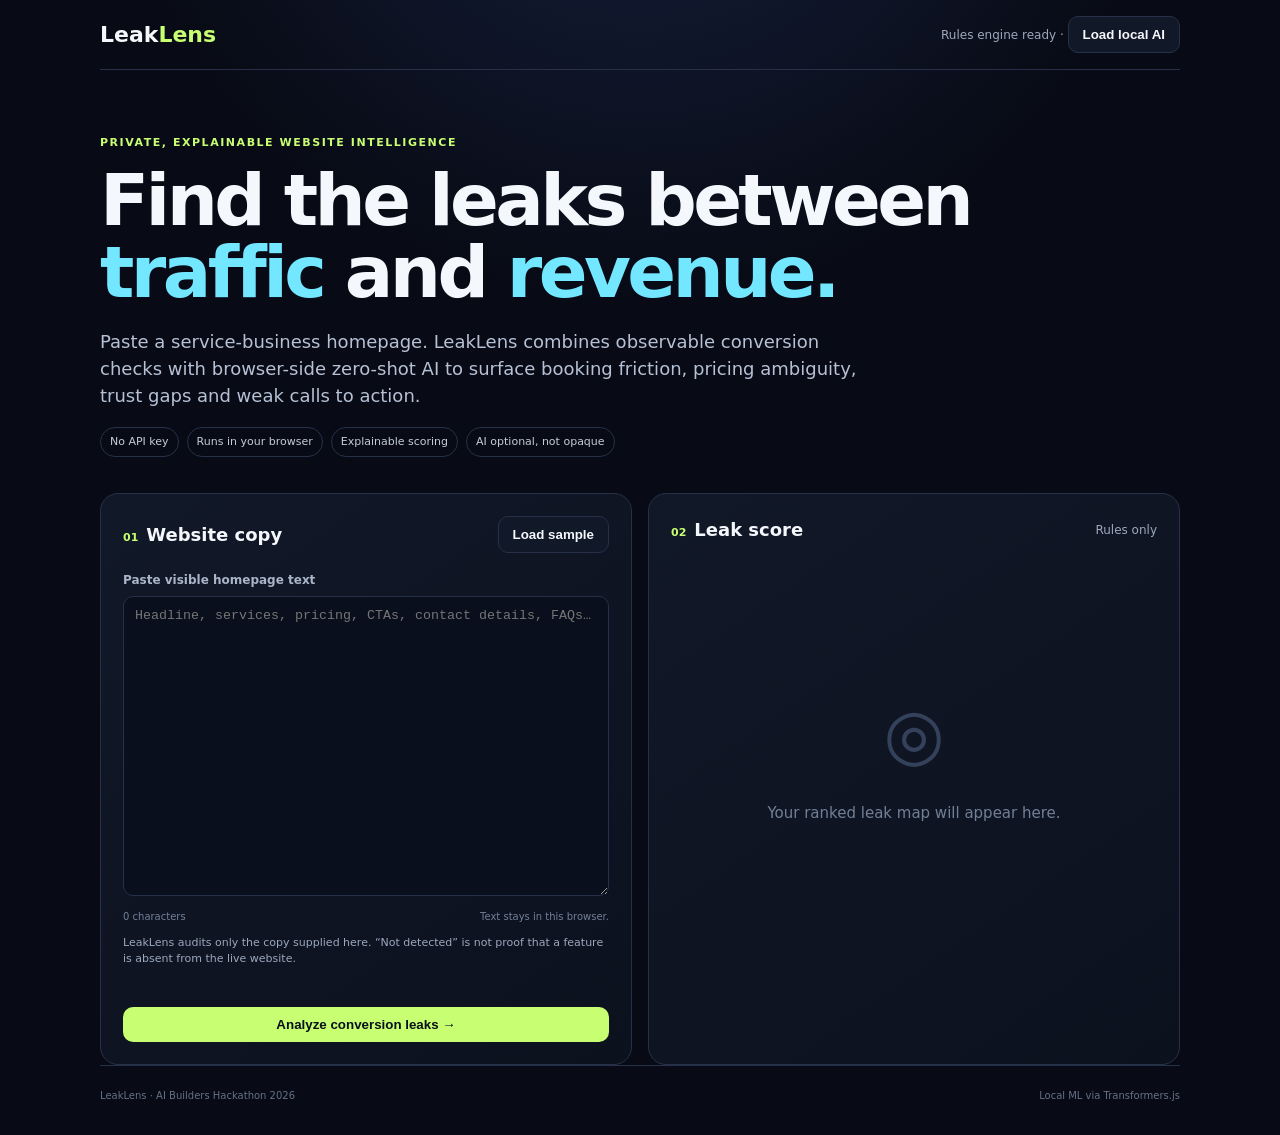
<file: index.html>
<!doctype html><html lang="en"><head><meta charset="utf-8"><meta name="viewport" content="width=device-width,initial-scale=1"><meta name="theme-color" content="#080b15"><title>LeakLens — AI Conversion Auditor</title><meta name="description" content="Privacy-first local-AI conversion auditor for service-business websites"><link rel="stylesheet" href="style-v2.css?v=ca601cf"></head><body><header class="wrap"><div class="brand">Leak<b>Lens</b></div><div><span id="status" class="status">Rules engine ready · </span><button id="aiBtn" class="ghost">Load local AI</button></div></header><main class="wrap"><section class="hero"><div class="kicker">Private, explainable website intelligence</div><h1>Find the leaks between<br><em>traffic</em> and <em>revenue.</em></h1><p>Paste a service-business homepage. LeakLens combines observable conversion checks with browser-side zero-shot AI to surface booking friction, pricing ambiguity, trust gaps and weak calls to action.</p><div class="chips"><span>No API key</span><span>Runs in your browser</span><span>Explainable scoring</span><span>AI optional, not opaque</span></div></section><section class="grid"><div class="card"><div class="head"><h2><span class="step">01</span>Website copy</h2><button id="sample" class="ghost">Load sample</button></div><label>Paste visible homepage text</label><textarea id="copy" placeholder="Headline, services, pricing, CTAs, contact details, FAQs…"></textarea><div class="meta"><span id="chars">0 characters</span><span>Text stays in this browser.</span></div><p class="scope">LeakLens audits only the copy supplied here. “Not detected” is not proof that a feature is absent from the live website.</p><div id="validation" class="validation" role="status" aria-live="polite"></div><button id="analyze" class="primary">Analyze conversion leaks →</button></div><div class="card"><div class="head"><h2><span class="step">02</span>Leak score</h2><span id="mode" class="status">Rules only</span></div><div id="empty" class="empty"><div><div class="icon">◎</div><p>Your ranked leak map will appear here.</p></div></div><div id="results" class="hidden"><div class="scoretop"><div id="ring" class="ring"><span id="score">--</span></div><div><div id="grade" class="grade">—</div><p id="summary" class="summary"></p><div id="signals" class="signals"></div></div></div><div id="findings"></div></div></div></section><section id="actions" class="actions hidden"><div class="kicker">Prioritized action plan</div><div id="actiongrid" class="actiongrid"></div></section></main><footer class="wrap"><span>LeakLens · AI Builders Hackathon 2026</span><span>Local ML via Transformers.js</span></footer><script type="module" src="app-v3.js?v=c535a74"></script></body></html>
</file>
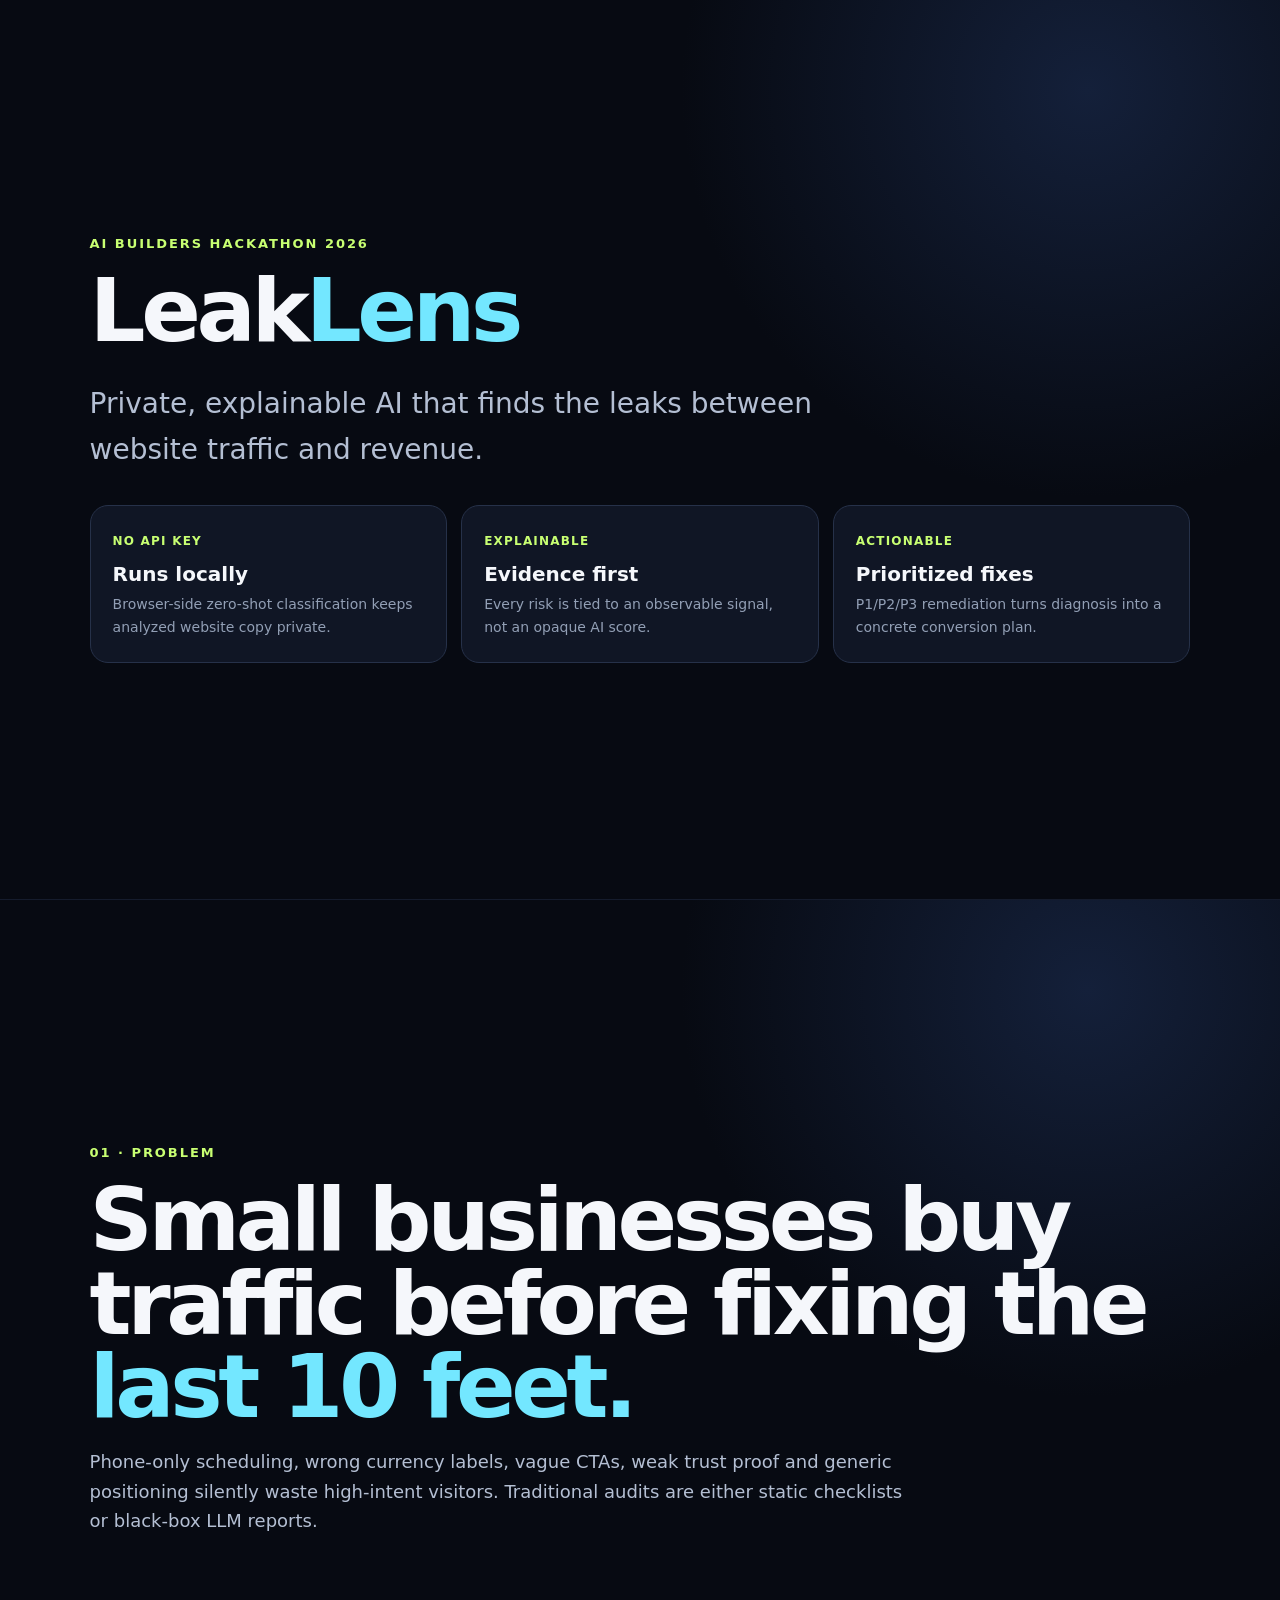
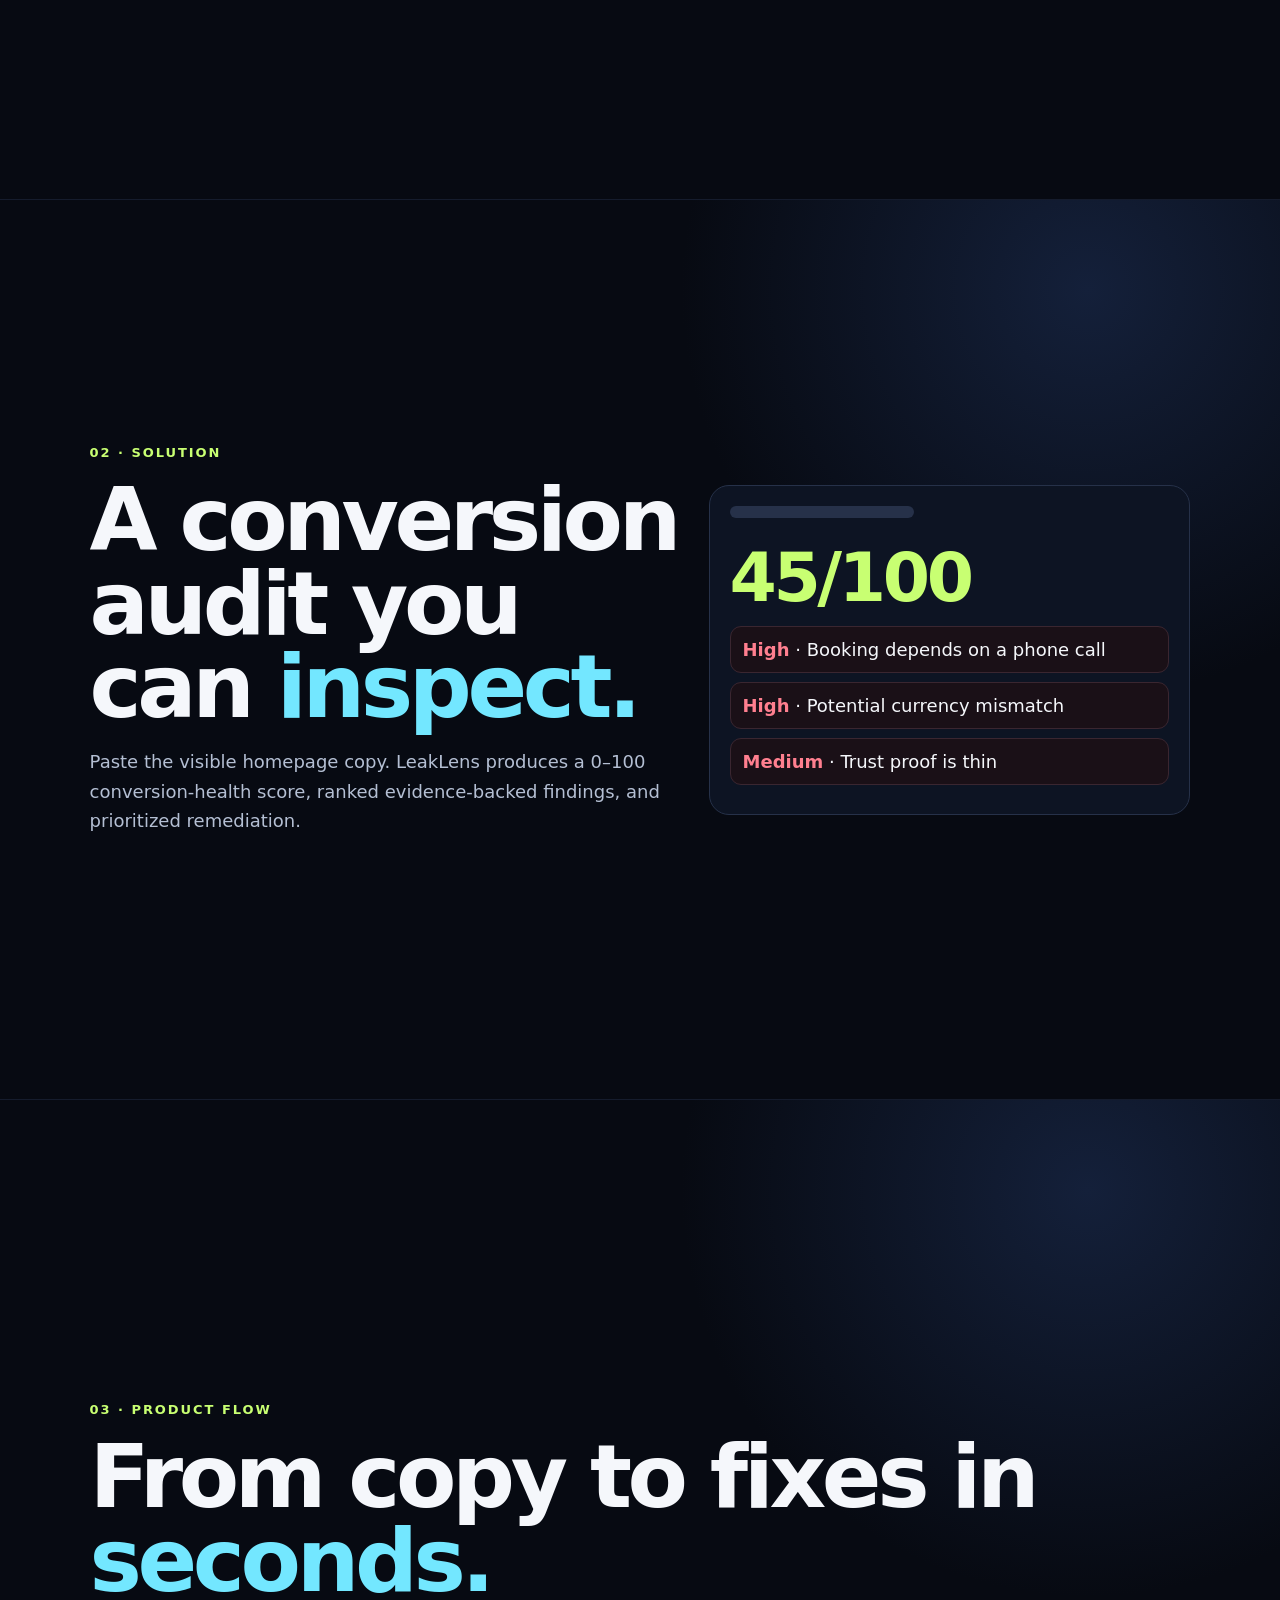
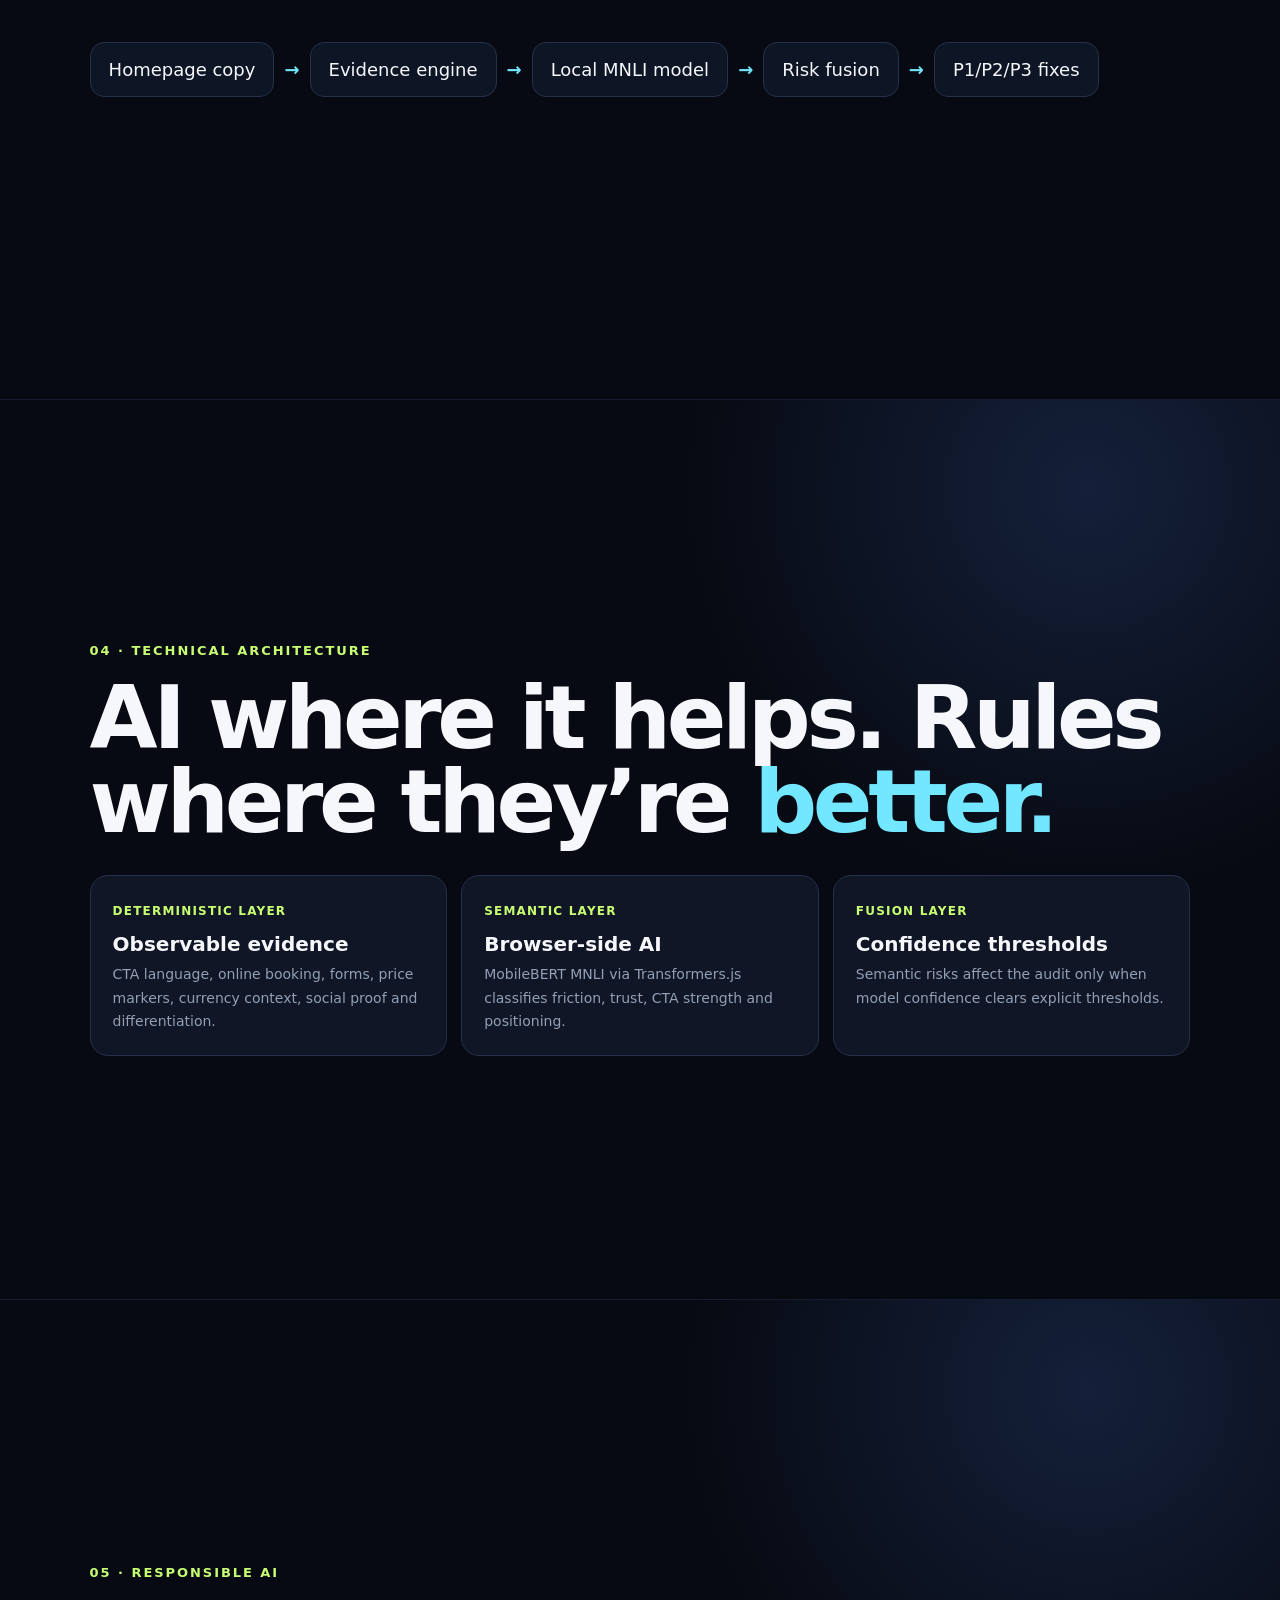
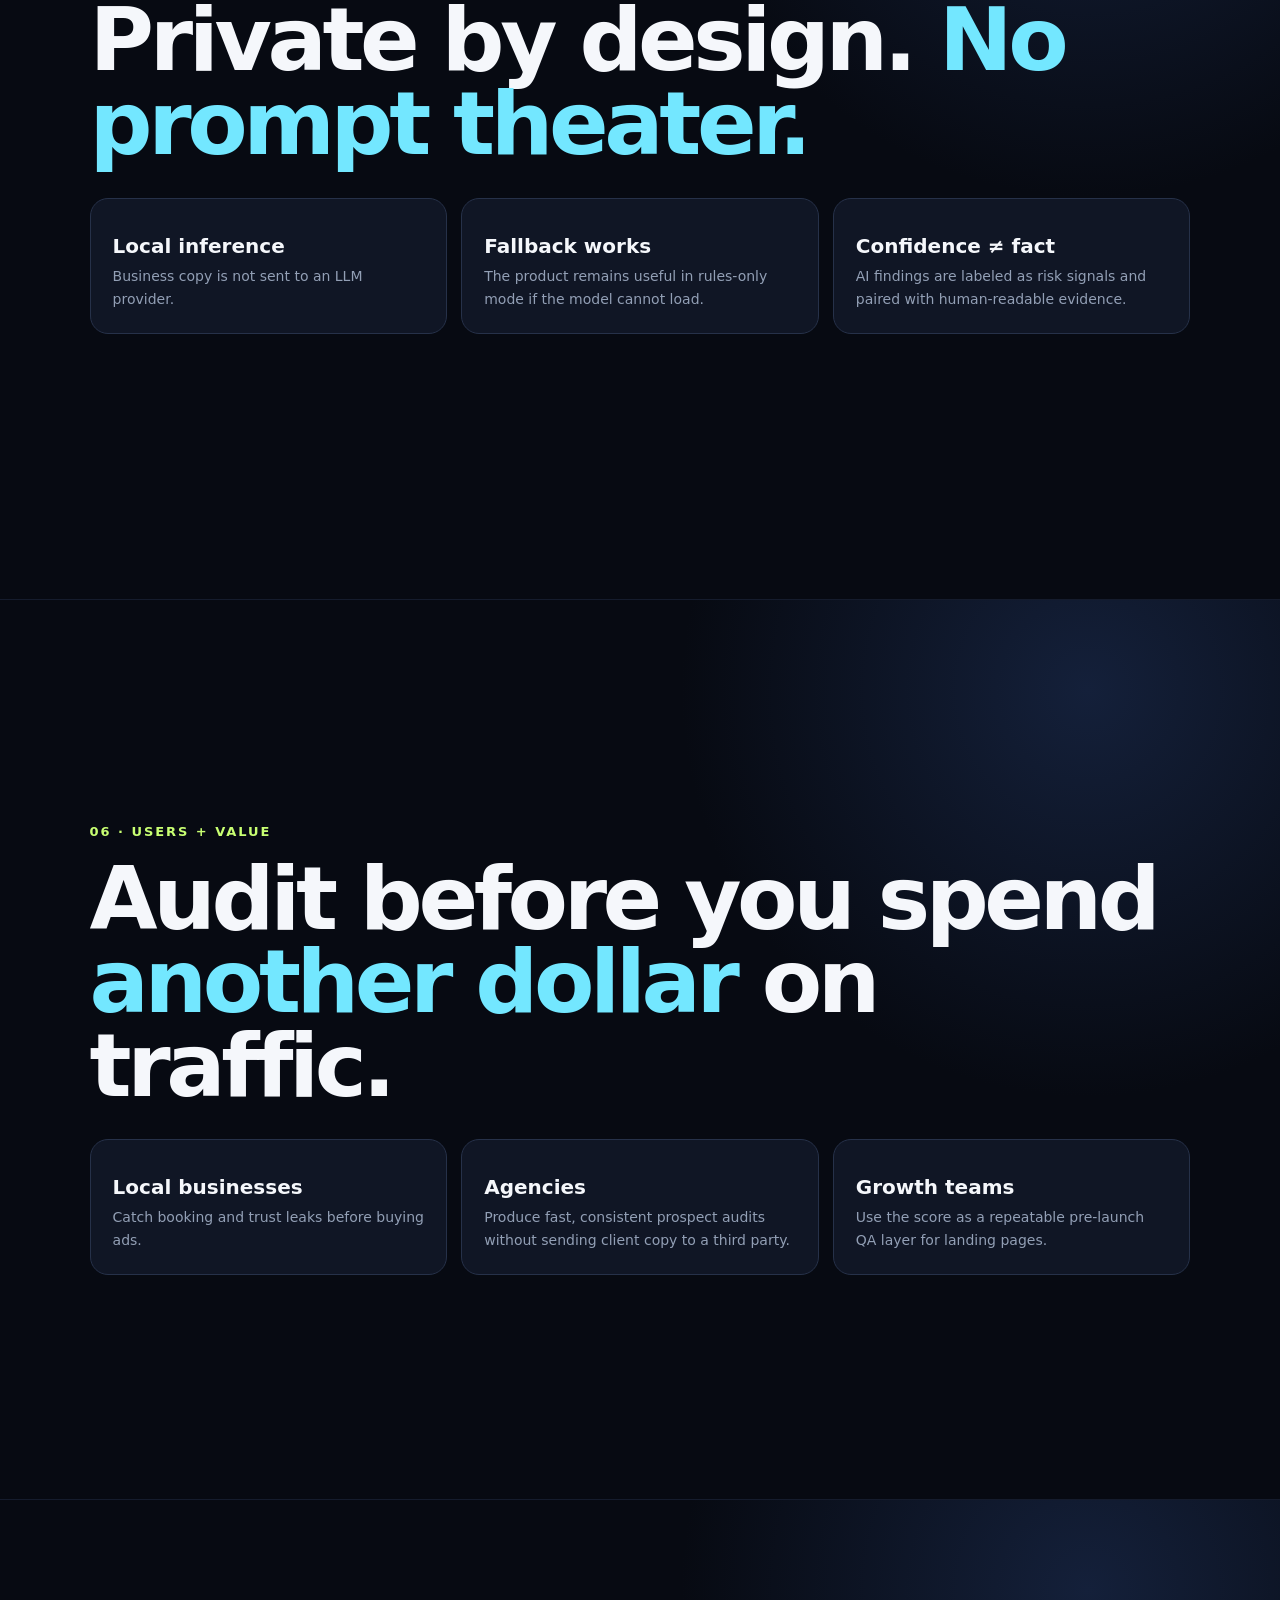
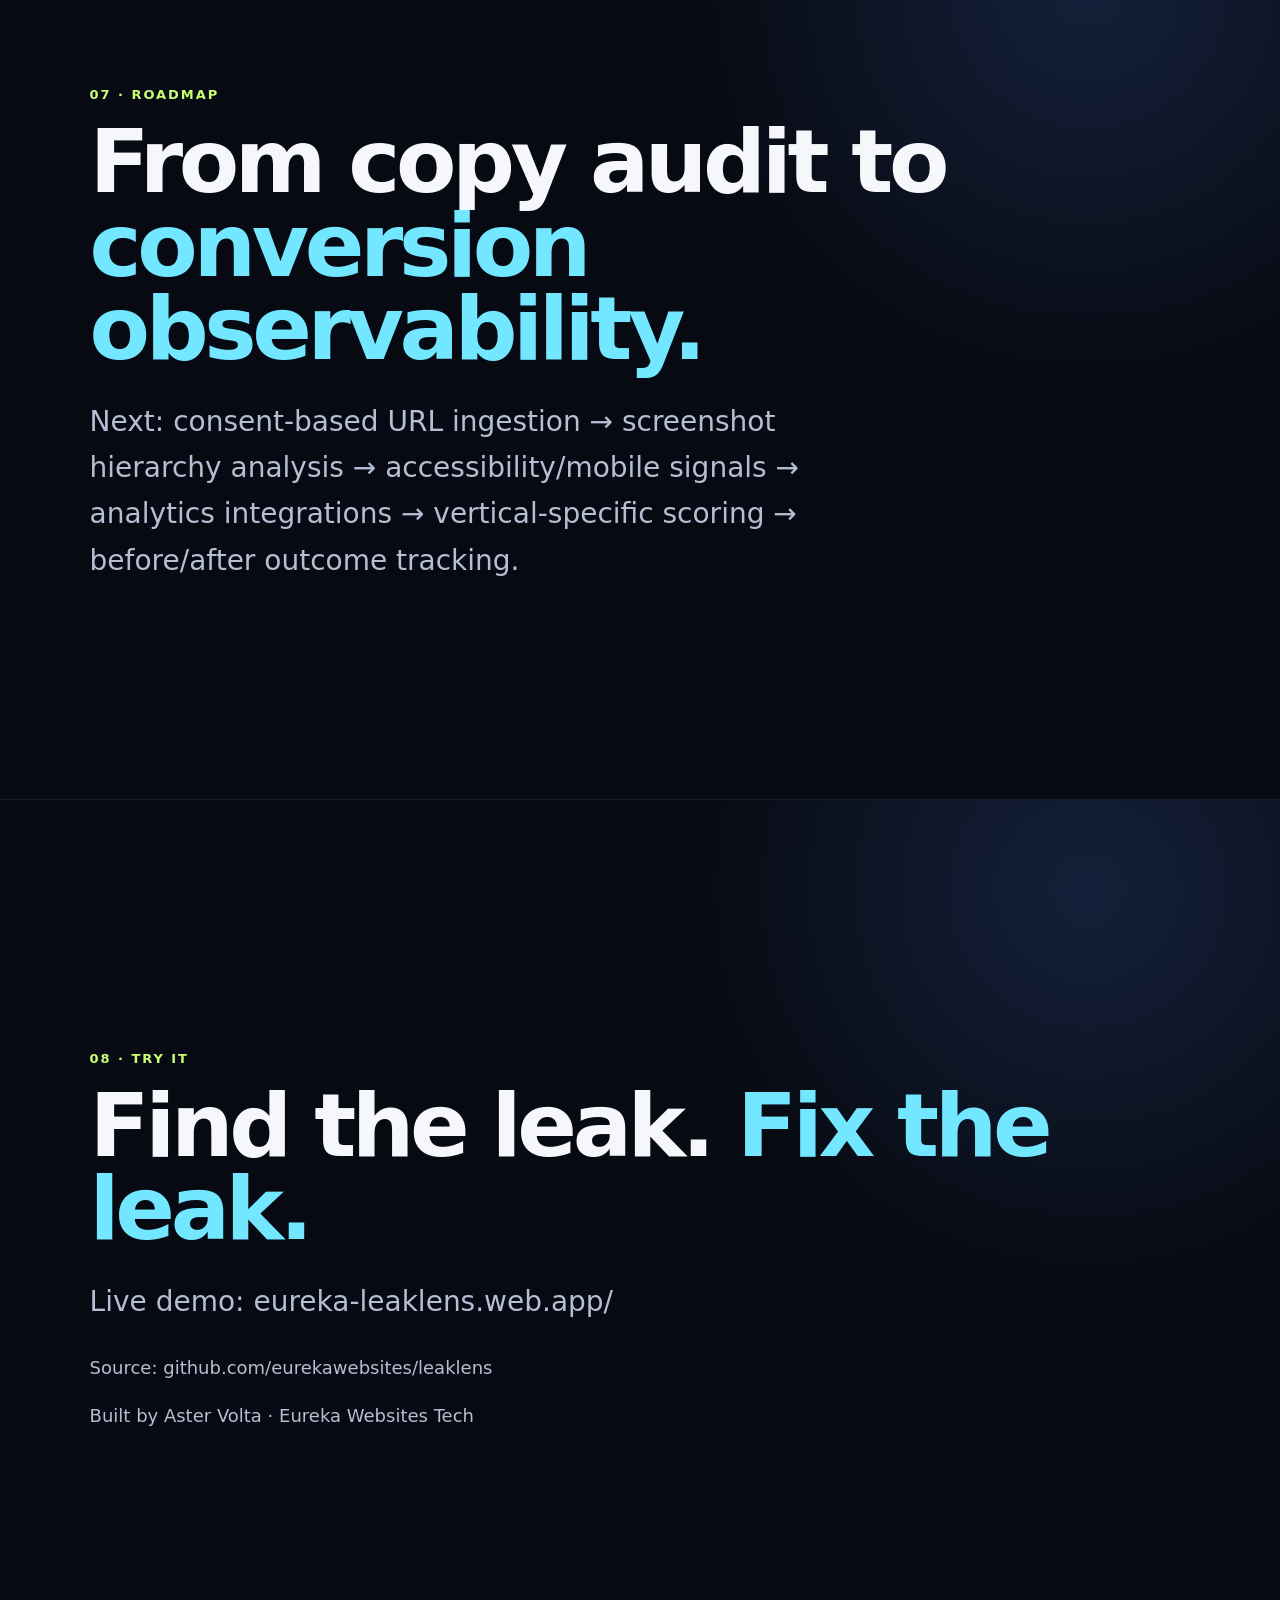
<file: deck.html>
<!doctype html><html lang="en"><head><meta charset="utf-8"><meta name="viewport" content="width=device-width,initial-scale=1"><title>LeakLens — Hackathon Deck</title><style>:root{--bg:#070a12;--p:#101625;--ink:#f5f7fb;--muted:#9ca8bc;--line:#263149;--lime:#c8ff72;--cyan:#73e7ff;--bad:#ff7f8f}*{box-sizing:border-box}html{overflow-x:hidden}body{margin:0;background:var(--bg);color:var(--ink);font:18px system-ui,-apple-system,Segoe UI,sans-serif;scroll-snap-type:y mandatory;overflow-x:hidden}.slide{height:100vh;min-height:650px;scroll-snap-align:start;display:grid;place-items:center;padding:5vh 7vw;border-bottom:1px solid #151c2d;background:radial-gradient(circle at 85% 10%,#14203a 0,transparent 30%),var(--bg)}.inner{width:min(1120px,100%);min-width:0}.num{color:var(--lime);font-size:13px;letter-spacing:.15em;text-transform:uppercase;font-weight:800}.title{font-size:clamp(48px,7vw,88px);line-height:.95;letter-spacing:-.05em;margin:18px 0;overflow-wrap:anywhere}.title em{font-style:normal;color:var(--cyan)}p{max-width:820px;color:#b4bfd3;line-height:1.65;overflow-wrap:anywhere}.big{font-size:28px}.grid{display:grid;grid-template-columns:repeat(3,minmax(0,1fr));gap:14px;margin-top:32px}.box{border:1px solid var(--line);background:var(--p);border-radius:18px;padding:22px;min-width:0}.box b{color:var(--lime);font-size:12px;text-transform:uppercase;letter-spacing:.1em}.box h3{margin:13px 0 7px;font-size:20px}.box p{font-size:14px;margin:0;color:#929fb5}.flow{display:flex;align-items:center;gap:10px;flex-wrap:wrap;margin-top:40px}.node{padding:16px 18px;border:1px solid var(--line);border-radius:14px;background:#0e1524;min-width:0}.arr{color:var(--cyan);font-weight:900}.metric{font-size:68px;font-weight:900;letter-spacing:-.05em;color:var(--lime)}.two{display:grid;grid-template-columns:minmax(0,1.1fr) minmax(0,.9fr);gap:30px;align-items:center}.mock{border:1px solid var(--line);border-radius:20px;background:#0d1423;padding:20px;min-width:0}.mockbar{height:12px;width:42%;background:#263149;border-radius:999px;margin-bottom:20px}.risk{padding:12px;border:1px solid #3a2630;border-radius:11px;margin:9px 0;background:#1a1017}.risk b{color:var(--bad)}@media(max-width:800px){body{scroll-snap-type:none}.grid,.two{grid-template-columns:1fr}.title{font-size:clamp(38px,9vw,50px);line-height:1}.slide{height:auto;min-height:100vh;padding:56px 24px;scroll-snap-align:none}.metric{font-size:48px}.big{font-size:22px}.flow{flex-direction:column;align-items:stretch;gap:8px;margin-top:28px}.node{text-align:center}.arr{transform:rotate(90deg);align-self:center;line-height:1}.box{padding:18px}}@media(max-width:480px){body{font-size:16px}.slide{padding:42px 18px}.title{font-size:clamp(32px,10vw,40px);letter-spacing:-.035em;margin:14px 0}.num{font-size:11px}.big{font-size:19px}.grid{gap:10px;margin-top:22px}.box{padding:16px}.metric{font-size:40px}.mock{padding:16px}}</style></head><body><section class="slide"><div class="inner"><div class="num">AI Builders Hackathon 2026</div><h1 class="title">Leak<em>Lens</em></h1><p class="big">Private, explainable AI that finds the leaks between website traffic and revenue.</p><div class="grid"><div class="box"><b>No API key</b><h3>Runs locally</h3><p>Browser-side zero-shot classification keeps analyzed website copy private.</p></div><div class="box"><b>Explainable</b><h3>Evidence first</h3><p>Every risk is tied to an observable signal, not an opaque AI score.</p></div><div class="box"><b>Actionable</b><h3>Prioritized fixes</h3><p>P1/P2/P3 remediation turns diagnosis into a concrete conversion plan.</p></div></div></div></section><section class="slide"><div class="inner"><div class="num">01 · Problem</div><h2 class="title">Small businesses buy traffic before fixing the <em>last 10 feet.</em></h2><p>Phone-only scheduling, wrong currency labels, vague CTAs, weak trust proof and generic positioning silently waste high-intent visitors. Traditional audits are either static checklists or black-box LLM reports.</p></div></section><section class="slide"><div class="inner two"><div><div class="num">02 · Solution</div><h2 class="title">A conversion audit you can <em>inspect.</em></h2><p>Paste the visible homepage copy. LeakLens produces a 0–100 conversion-health score, ranked evidence-backed findings, and prioritized remediation.</p></div><div class="mock"><div class="mockbar"></div><div class="metric">45/100</div><div class="risk"><b>High</b> · Booking depends on a phone call</div><div class="risk"><b>High</b> · Potential currency mismatch</div><div class="risk"><b>Medium</b> · Trust proof is thin</div></div></div></section><section class="slide"><div class="inner"><div class="num">03 · Product flow</div><h2 class="title">From copy to fixes in <em>seconds.</em></h2><div class="flow"><div class="node">Homepage copy</div><div class="arr">→</div><div class="node">Evidence engine</div><div class="arr">→</div><div class="node">Local MNLI model</div><div class="arr">→</div><div class="node">Risk fusion</div><div class="arr">→</div><div class="node">P1/P2/P3 fixes</div></div></div></section><section class="slide"><div class="inner"><div class="num">04 · Technical architecture</div><h2 class="title">AI where it helps. Rules where they’re <em>better.</em></h2><div class="grid"><div class="box"><b>Deterministic layer</b><h3>Observable evidence</h3><p>CTA language, online booking, forms, price markers, currency context, social proof and differentiation.</p></div><div class="box"><b>Semantic layer</b><h3>Browser-side AI</h3><p>MobileBERT MNLI via Transformers.js classifies friction, trust, CTA strength and positioning.</p></div><div class="box"><b>Fusion layer</b><h3>Confidence thresholds</h3><p>Semantic risks affect the audit only when model confidence clears explicit thresholds.</p></div></div></div></section><section class="slide"><div class="inner"><div class="num">05 · Responsible AI</div><h2 class="title">Private by design. <em>No prompt theater.</em></h2><div class="grid"><div class="box"><h3>Local inference</h3><p>Business copy is not sent to an LLM provider.</p></div><div class="box"><h3>Fallback works</h3><p>The product remains useful in rules-only mode if the model cannot load.</p></div><div class="box"><h3>Confidence ≠ fact</h3><p>AI findings are labeled as risk signals and paired with human-readable evidence.</p></div></div></div></section><section class="slide"><div class="inner"><div class="num">06 · Users + value</div><h2 class="title">Audit before you spend <em>another dollar</em> on traffic.</h2><div class="grid"><div class="box"><h3>Local businesses</h3><p>Catch booking and trust leaks before buying ads.</p></div><div class="box"><h3>Agencies</h3><p>Produce fast, consistent prospect audits without sending client copy to a third party.</p></div><div class="box"><h3>Growth teams</h3><p>Use the score as a repeatable pre-launch QA layer for landing pages.</p></div></div></div></section><section class="slide"><div class="inner"><div class="num">07 · Roadmap</div><h2 class="title">From copy audit to <em>conversion observability.</em></h2><p class="big">Next: consent-based URL ingestion → screenshot hierarchy analysis → accessibility/mobile signals → analytics integrations → vertical-specific scoring → before/after outcome tracking.</p></div></section><section class="slide"><div class="inner"><div class="num">08 · Try it</div><h2 class="title">Find the leak. <em>Fix the leak.</em></h2><p class="big">Live demo: eureka-leaklens.web.app/</p><p>Source: github.com/eurekawebsites/leaklens</p><p>Built by Aster Volta · Eureka Websites Tech</p></div></section></body></html>
</file>
<file: style-v2.css>
:root{--bg:#080b15;--ink:#f4f7fb;--muted:#9ca8bc;--line:#263149;--lime:#c8ff72;--cyan:#73e7ff;--bad:#ff7f8f;--warn:#ffd273;--good:#83f0b5}*{box-sizing:border-box}body{margin:0;background:radial-gradient(circle at 50% -20%,#17213f 0,transparent 35%),var(--bg);color:var(--ink);font:15px system-ui,-apple-system,Segoe UI,sans-serif;line-height:1.5}.wrap{width:min(1080px,calc(100% - 32px));margin:auto}header{height:70px;display:flex;align-items:center;justify-content:space-between;border-bottom:1px solid var(--line)}.brand{font-weight:850;font-size:22px}.brand b,.kicker,.step{color:var(--lime)}.status,.summary,.scope{font-size:12px;color:var(--muted)}button{cursor:pointer}.ghost,.primary{border-radius:10px;padding:10px 14px;font-weight:700}.ghost{background:#111827;color:var(--ink);border:1px solid var(--line)}.hero{padding:65px 0 36px}.kicker{text-transform:uppercase;letter-spacing:.14em;font-size:11px;font-weight:800}.hero h1{font-size:clamp(42px,7vw,72px);letter-spacing:-.05em;line-height:1;margin:12px 0 20px}.hero h1 em{font-style:normal;color:var(--cyan)}.hero p{max-width:760px;color:#b6c1d5;font-size:18px}.chips,.signals{display:flex;gap:8px;flex-wrap:wrap}.chips span,.signals span{border:1px solid var(--line);border-radius:999px;padding:6px 9px;color:#c5ccda;font-size:11px}.signals{margin-top:12px}.signals .yes{color:var(--good);border-color:#244b3a;background:#0d2118}.grid{display:grid;grid-template-columns:1fr 1fr;gap:16px}.card{background:linear-gradient(145deg,#111827,#0c111e);border:1px solid var(--line);border-radius:18px;padding:22px;min-height:525px}.head{display:flex;align-items:center;justify-content:space-between;margin-bottom:18px}.head h2{font-size:18px;margin:0}.step{font-size:11px;margin-right:8px}label{display:block;color:#aab5c8;font-size:12px;font-weight:700;margin:13px 0 7px}textarea{width:100%;background:#090f1c;color:var(--ink);border:1px solid var(--line);border-radius:10px;padding:11px;height:300px;resize:vertical}.meta{font-size:10px;color:#728097;display:flex;justify-content:space-between;margin-top:6px}.scope{font-size:11px}.validation{min-height:18px;margin-top:8px;color:var(--warn);font-size:11px}.primary{width:100%;border:0;background:var(--lime);color:#081019;margin-top:10px}.primary:disabled{opacity:.55}.empty{height:400px;display:grid;place-content:center;text-align:center;color:#718097}.empty .icon{font-size:70px;color:#34415a}.hidden{display:none!important}.scoretop{display:grid;grid-template-columns:125px 1fr;gap:20px;align-items:center;padding-bottom:18px;border-bottom:1px solid var(--line)}.ring{width:120px;height:120px;border-radius:50%;display:grid;place-content:center;background:conic-gradient(var(--lime) 0deg,#202b3e 0);position:relative}.ring:before{content:'';position:absolute;inset:8px;border-radius:50%;background:#0d1422}.ring span{position:relative;font-size:38px;font-weight:900}.grade{font-size:25px;font-weight:850}.finding{border:1px solid var(--line);background:#0a101c;border-radius:12px;padding:12px;margin-top:9px}.finding h3{font-size:13px;margin:0}.finding p{font-size:11px;color:#909db1;margin:6px 0 0}.healthy{border-color:#244b3a;background:#0b1813}.healthy h3{color:var(--good)}.sev{float:right;font-size:9px;padding:3px 6px;border-radius:999px;text-transform:uppercase}.high{color:var(--bad);background:#2b1218}.medium{color:var(--warn);background:#281f0c}.actions{padding:45px 0}.actiongrid{display:grid;grid-template-columns:repeat(3,1fr);gap:11px}.action{border:1px solid var(--line);border-radius:14px;background:#0d1321;padding:16px}.action b{font-size:10px;color:var(--cyan)}.action h3{font-size:14px;margin:8px 0 5px}.action p{font-size:11px;color:#8996aa;margin:0}footer{border-top:1px solid var(--line);margin-top:40px;padding:22px 0 32px;font-size:10px;color:#657188;display:flex;justify-content:space-between}@media(max-width:760px){.grid,.actiongrid{grid-template-columns:1fr}.hero{padding-top:42px}.hero h1{font-size:44px}header .status{display:none}.card{min-height:auto}.meta{flex-direction:column}.scoretop{grid-template-columns:105px 1fr;gap:14px}.ring{width:100px;height:100px}.ring span{font-size:32px}.grade{font-size:22px}}
</file>
